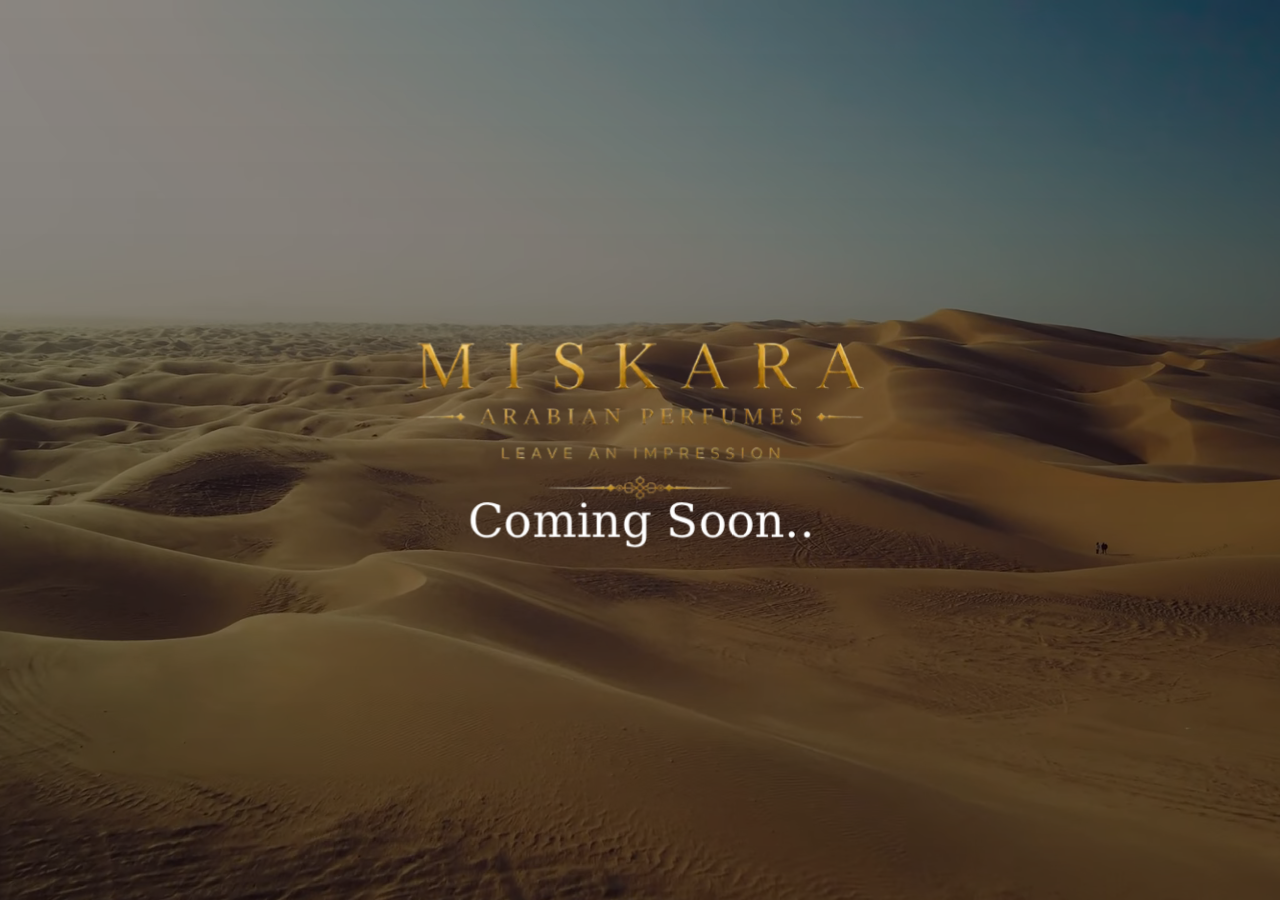
<file: index.html>
<!DOCTYPE html>
<html lang="en">
<head>
    <meta charset="UTF-8">
    <meta name="viewport" content="width=device-width, initial-scale=1.0">
    <title>Miskara Coming Soon</title>

    <style>
        * {
            margin: 0;
            padding: 0;
            box-sizing: border-box;
        }

        body {
            overflow: hidden;
            width: 100vw;
            height: 100vh;
            background: #000;
        }

	.video-overlay {
	    position: fixed;
	    inset: 0;
	    background:
	        linear-gradient(
        	    rgba(0,0,0,0.45),
        	    rgba(0,0,0,0.55)
       	 );
    	z-index: 0;
	}

        /* Background Video */
        .video-bg {
            position: fixed;
            top: 0;
            left: 0;
            width: 100%;
            height: 100%;
            object-fit: cover;
            pointer-events: none; /* Prevent interaction */
            z-index: -1;
        }

	.overlay {
    	position: absolute;
   	 inset: 0;
    	display: flex;
   	 justify-content: center;
    	align-items: center;
    	z-index: 1;
	}

        /* Logo */
	.logo {
 	   width: clamp(180px, 35vw, 530px);
	    opacity: 0;
   	 animation: fadeIn 2s ease forwards;
	}

        @keyframes fadeIn {
            from {
                opacity: 0;
                transform: scale(0.95);
            }
            to {
                opacity: 1;
                transform: scale(1);
            }
        }
    </style>
</head>
<body>

    <!-- Background Video -->
    <video class="video-bg" autoplay muted loop playsinline>
        <source src="miskara-bg-video.webm" type="video/webm">
    </video>
	<div class="video-overlay"></div>

    <!-- Logo -->
    <div class="overlay">
        <img src="comingsoon.png" alt="Logo" class="logo">
        
    </div>

    <script>
        // Redirect after 3 seconds
        //setTimeout(() => {
          //  window.location.href = "miskara_final.html";
       // }, 3000);
    </script>

</body>
</html>
</file>
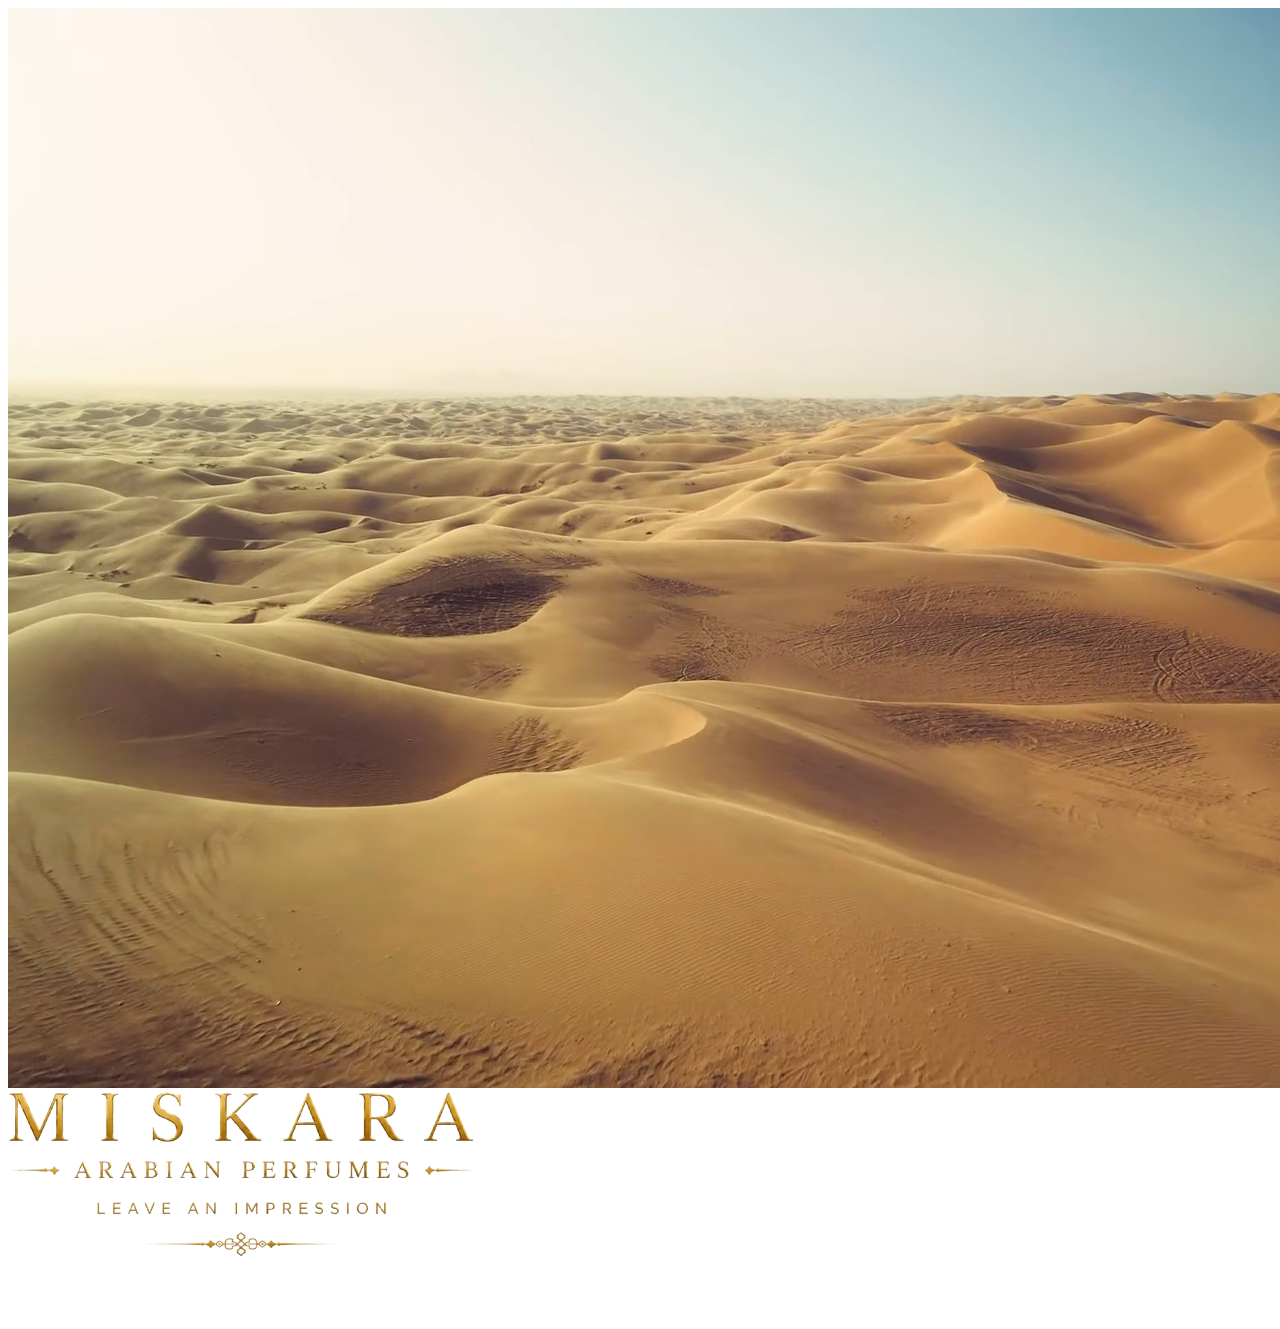
<file: Dennysmiskara (1).html>
<!DOCTYPE html>
<html lang="en">
<head>
    <meta charset="UTF-8">
    <meta name="viewport" content="width=device-width, initial-scale=1.0">
    <link rel=\"stylesheet\" href=\"styles.css\">
    <title>Miskara Intro</title>

    
</head>
<body>

    <!-- Background Video -->
    <video class="video-bg" autoplay muted loop playsinline>
        <source src="miskara-bg-video.webm" type="video/webm">
    </video>
	<div class="video-overlay"></div>

    <!-- Logo -->
    <div class="overlay">
        <img src="comingsoon.png" alt="Logo" class="logo">
        
    </div>

    


  <script src="landing.js"></script>
</body>
</html>
</file>
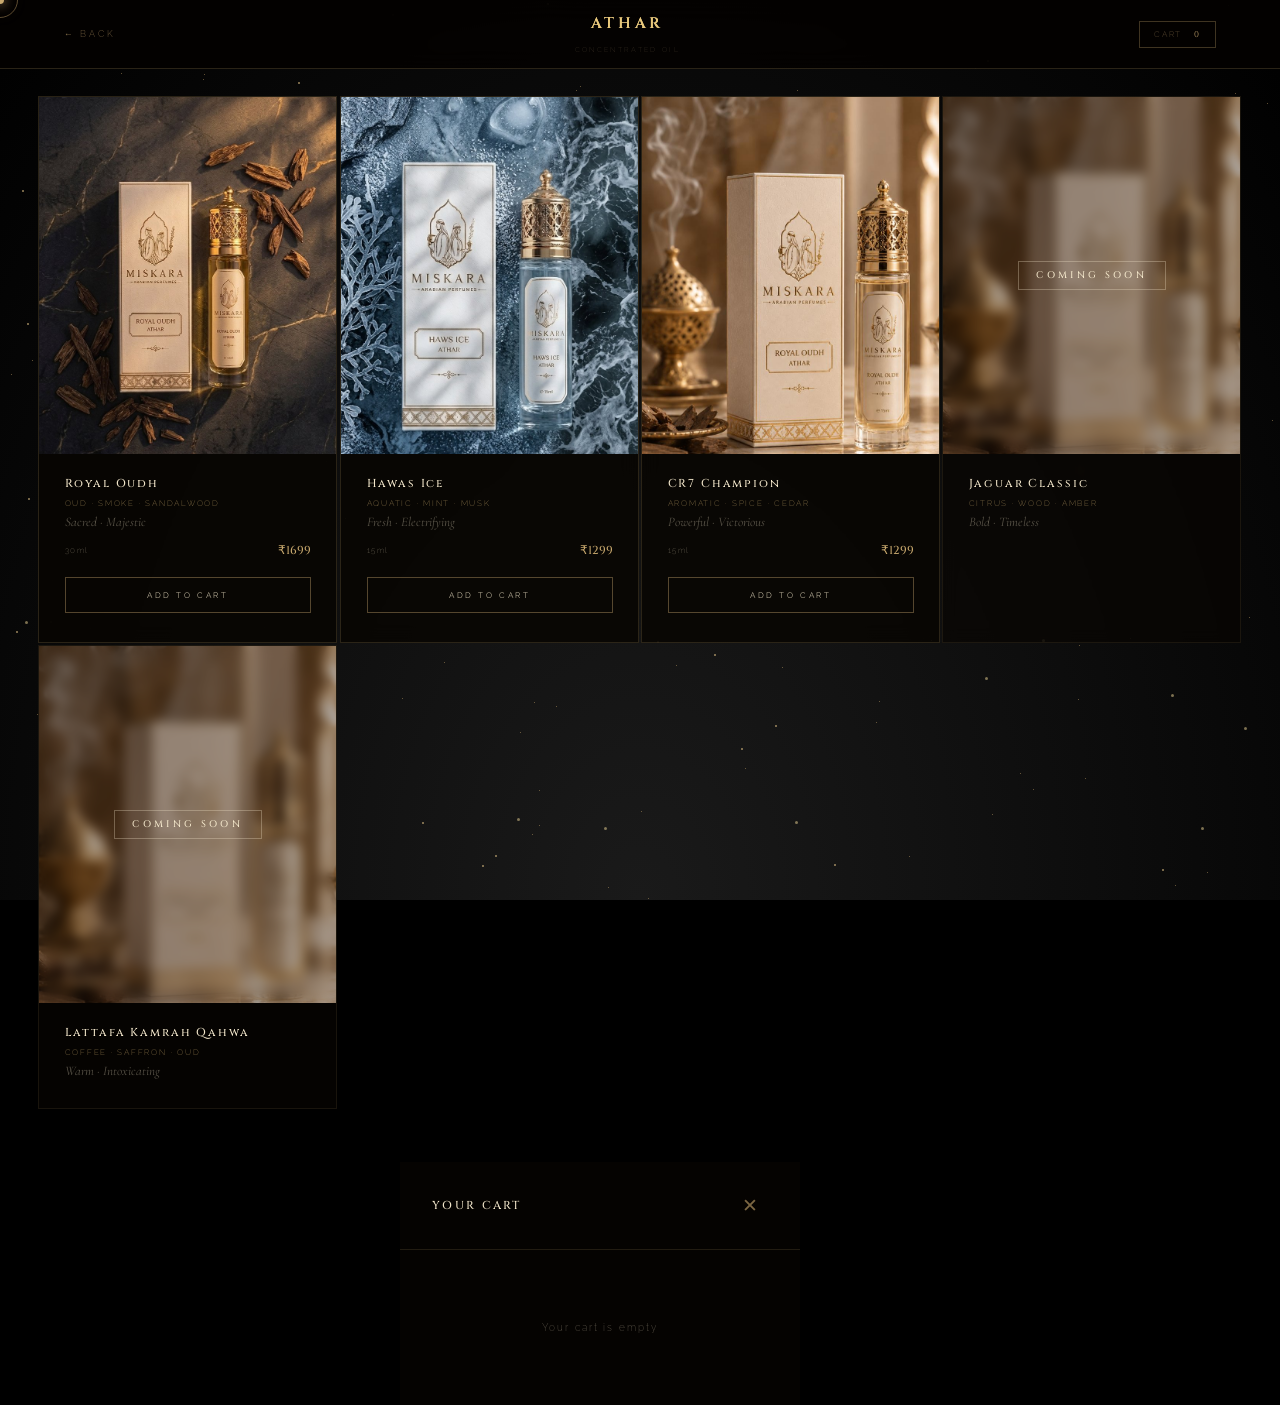
<file: miskara_athar.html>
<!DOCTYPE html>
<html lang="en">
<head>
<meta charset="UTF-8">
<meta name="viewport" content="width=device-width,initial-scale=1.0">
<link rel="stylesheet" href="styles.css">
<title>MISKARA — Athar · Concentrated Oil</title>
<link rel="preconnect" href="https://fonts.googleapis.com">
<link rel="preconnect" href="https://fonts.gstatic.com" crossorigin>
<link href="https://fonts.googleapis.com/css2?family=Cormorant+Garamond:ital,wght@0,300;0,400;0,500;1,400&family=Cinzel:wght@400;500;600&family=Raleway:wght@100;200;300;400;500&display=swap" rel="stylesheet">

</head>
<body>
<div id="cd"></div>
<div id="cr"></div>




<div id="stars-bg"></div>

<div class="ph">
  <button class="back-btn" onclick="window.location.href='miskara_final.html#msk-collection'">&#8592; Back</button>
  <div class="ph-center">
    <span class="ph-title">Athar</span>
    <span class="ph-sub">Concentrated Oil</span>
  </div>
  <button class="cart-btn" onclick="openCart()">Cart&nbsp;<span id="cart-count">0</span></button>
</div>

<div id="pg-grid">

  <div class="pc-card active" onclick="doAdd('Royal Oudh','Athar',1699,'oud_athar')">
    <div class="pc-img"><img id="pi-oud" src="" alt="Royal Oudh" loading="lazy"></div>
    <div class="pc-info">
      <div class="pc-name">Royal Oudh</div>
      <div class="pc-notes">Oud · Smoke · Sandalwood</div>
      <div class="pc-mood">Sacred · Majestic</div>
      <div class="pc-meta"><span class="pc-size">30ml</span><span class="pc-price">&#8377;1699</span></div>
      <button class="pc-btn" onclick="event.stopPropagation();doAdd('Royal Oudh','Athar',1699,'oud_athar')">Add to Cart</button>
    </div>
  </div>
  <div class="pc-card active" onclick="doAdd('Hawas Ice','Athar',1299,'haws_athar')">
    <div class="pc-img"><img id="pi-haw" src="" alt="Hawas Ice" loading="lazy"></div>
    <div class="pc-info">
      <div class="pc-name">Hawas Ice</div>
      <div class="pc-notes">Aquatic · Mint · Musk</div>
      <div class="pc-mood">Fresh · Electrifying</div>
      <div class="pc-meta"><span class="pc-size">15ml</span><span class="pc-price">&#8377;1299</span></div>
      <button class="pc-btn" onclick="event.stopPropagation();doAdd('Hawas Ice','Athar',1299,'haws_athar')">Add to Cart</button>
    </div>
  </div>
  <div class="pc-card active" onclick="doAdd('CR7 Champion','Athar',1299,'athar')">
    <div class="pc-img"><img id="pi-cr7" src="" alt="CR7 Champion" loading="lazy"></div>
    <div class="pc-info">
      <div class="pc-name">CR7 Champion</div>
      <div class="pc-notes">Aromatic · Spice · Cedar</div>
      <div class="pc-mood">Powerful · Victorious</div>
      <div class="pc-meta"><span class="pc-size">15ml</span><span class="pc-price">&#8377;1299</span></div>
      <button class="pc-btn" onclick="event.stopPropagation();doAdd('CR7 Champion','Athar',1299,'athar')">Add to Cart</button>
    </div>
  </div>
  <div class="pc-card cs">
    <div class="pc-img">
      <img id="pi-jag" src="" alt="Jaguar Classic" loading="lazy">
      <div class="pc-cs-ov"><span class="pc-cs-badge">Coming Soon</span></div>
    </div>
    <div class="pc-info">
      <div class="pc-name">Jaguar Classic</div>
      <div class="pc-notes">Citrus · Wood · Amber</div>
      <div class="pc-mood">Bold · Timeless</div>
    </div>
  </div>
  <div class="pc-card cs">
    <div class="pc-img">
      <img id="pi-lat" src="" alt="Lattafa Kamrah Qahwa" loading="lazy">
      <div class="pc-cs-ov"><span class="pc-cs-badge">Coming Soon</span></div>
    </div>
    <div class="pc-info">
      <div class="pc-name">Lattafa Kamrah Qahwa</div>
      <div class="pc-notes">Coffee · Saffron · Oud</div>
      <div class="pc-mood">Warm · Intoxicating</div>
    </div>
  </div>
</div>

<div id="toast"></div>
<div id="cart-ov" onclick="closeCart()"></div>
<div id="cart-side">
  <div class="cart-hd"><span class="cart-hd-title">YOUR CART</span><button class="cart-close" onclick="closeCart()">&#x2715;</button></div>
  <div id="cart-body"><p class="cart-empty-msg">Your cart is empty</p></div>
  <div class="cart-ft" id="cart-foot">
    <div class="cart-total-row"><span>TOTAL</span><span id="cart-total">&#8377;0</span></div>
    <button class="checkout-btn" onclick="alert('Checkout coming soon!')">CHECKOUT</button>
  </div>
</div>



  <script src="miskara_athar.js"></script>
</body>
</html>
</file>
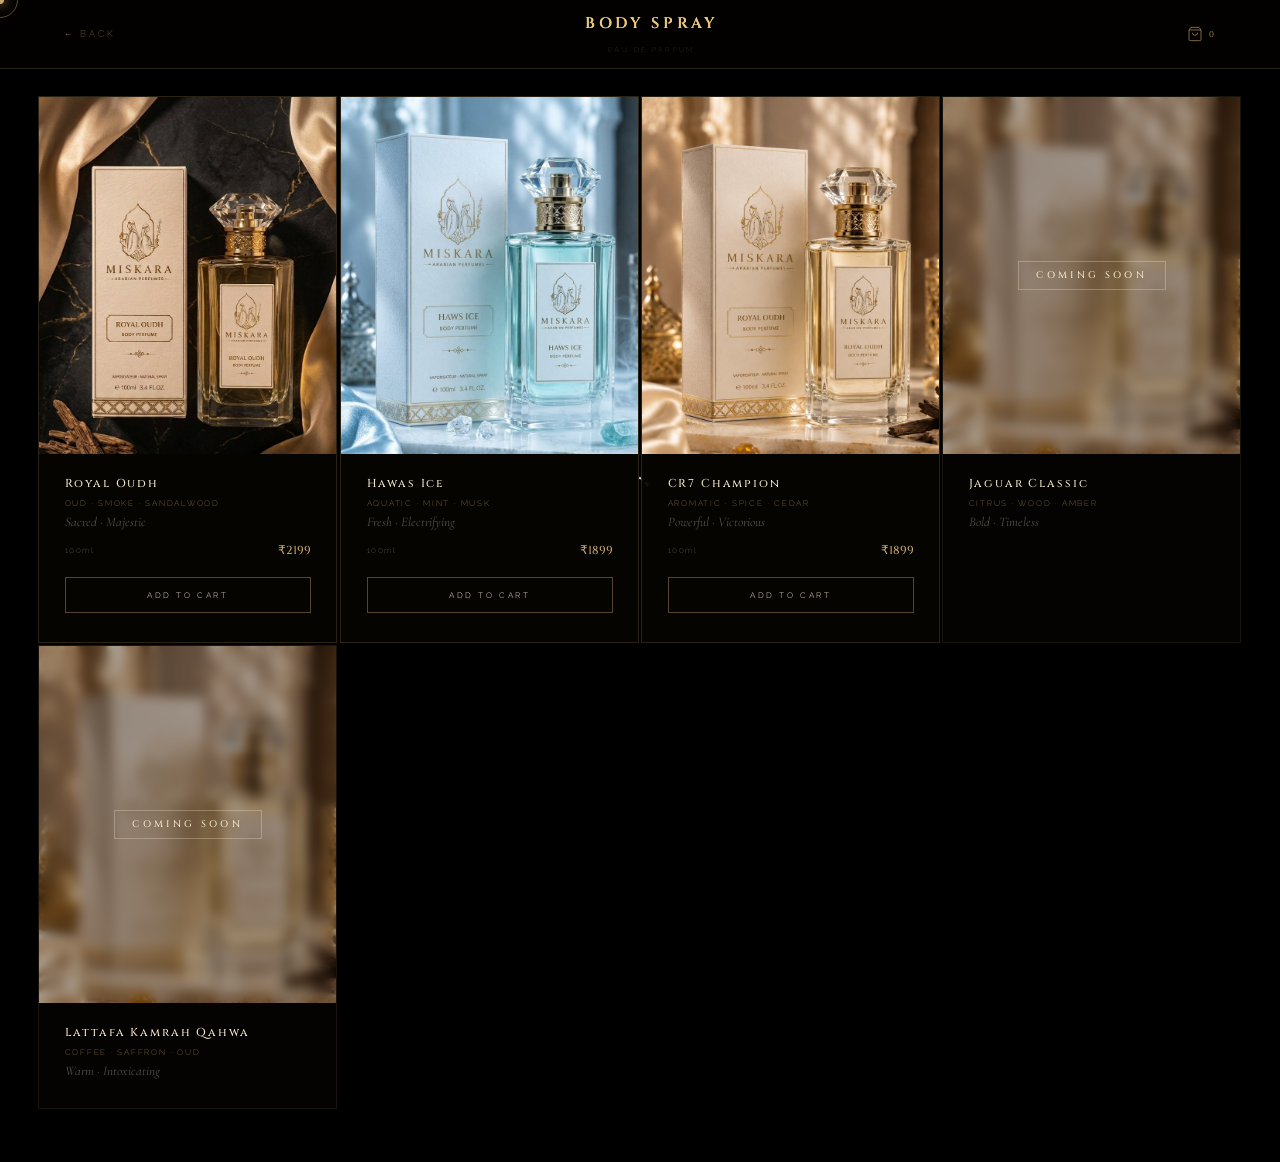
<file: miskara_body.html>
<!DOCTYPE html>
<html lang="en">
<head>
<meta charset="UTF-8">
<meta name="viewport" content="width=device-width,initial-scale=1.0">
<link rel="stylesheet" href="styles.css">
<title>MISKARA — Body Spray · Eau de Parfum</title>
<link rel="preconnect" href="https://fonts.googleapis.com">
<link rel="preconnect" href="https://fonts.gstatic.com" crossorigin>
<link href="https://fonts.googleapis.com/css2?family=Cormorant+Garamond:ital,wght@0,300;0,400;0,500;1,400&family=Cinzel:wght@400;500;600&family=Raleway:wght@100;200;300;400;500&display=swap" rel="stylesheet">

</head>
<body>
<div id="cd"></div>
<div id="cr"></div>




<canvas id="spiral-canvas"></canvas>

<div class="ph">
  <button class="back-btn" onclick="window.location.href='miskara_final.html#msk-collection'">&#8592; Back</button>
  <div class="ph-center">
    <span class="ph-title">Body Spray</span>
    <span class="ph-sub">Eau de Parfum</span>
  </div>
  <div style="font-family:Raleway,sans-serif;font-weight:200;font-size:.52rem;letter-spacing:.22em;color:rgba(201,169,110,.6);display:flex;align-items:center;gap:6px;cursor:default"><svg width="16" height="16" viewBox="0 0 24 24" fill="none" stroke="currentColor" stroke-width="1.5"><path d="M6 2L3 6v14a2 2 0 002 2h14a2 2 0 002-2V6l-3-4z"/><line x1="3" y1="6" x2="21" y2="6"/><path d="M16 10a4 4 0 01-8 0"/></svg><span id="cart-count">0</span></div>
</div>

<div id="pg-grid">

  <div class="pc-card active" onclick="doAdd('Royal Oudh','Body Spray',2199,'oud_body')">
    <div class="pc-img"><img id="pi-oud" src="" alt="Royal Oudh" loading="lazy"></div>
    <div class="pc-info">
      <div class="pc-name">Royal Oudh</div>
      <div class="pc-notes">Oud · Smoke · Sandalwood</div>
      <div class="pc-mood">Sacred · Majestic</div>
      <div class="pc-meta"><span class="pc-size">100ml</span><span class="pc-price">&#8377;2199</span></div>
      <button class="pc-btn" onclick="event.stopPropagation();doAdd('Royal Oudh','Body Spray',2199,'oud_body')">Add to Cart</button>
    </div>
  </div>
  <div class="pc-card active" onclick="doAdd('Hawas Ice','Body Spray',1899,'haws_body')">
    <div class="pc-img"><img id="pi-haw" src="" alt="Hawas Ice" loading="lazy"></div>
    <div class="pc-info">
      <div class="pc-name">Hawas Ice</div>
      <div class="pc-notes">Aquatic · Mint · Musk</div>
      <div class="pc-mood">Fresh · Electrifying</div>
      <div class="pc-meta"><span class="pc-size">100ml</span><span class="pc-price">&#8377;1899</span></div>
      <button class="pc-btn" onclick="event.stopPropagation();doAdd('Hawas Ice','Body Spray',1899,'haws_body')">Add to Cart</button>
    </div>
  </div>
  <div class="pc-card active" onclick="doAdd('CR7 Champion','Body Spray',1899,'body')">
    <div class="pc-img"><img id="pi-cr7" src="" alt="CR7 Champion" loading="lazy"></div>
    <div class="pc-info">
      <div class="pc-name">CR7 Champion</div>
      <div class="pc-notes">Aromatic · Spice · Cedar</div>
      <div class="pc-mood">Powerful · Victorious</div>
      <div class="pc-meta"><span class="pc-size">100ml</span><span class="pc-price">&#8377;1899</span></div>
      <button class="pc-btn" onclick="event.stopPropagation();doAdd('CR7 Champion','Body Spray',1899,'body')">Add to Cart</button>
    </div>
  </div>
  <div class="pc-card cs">
    <div class="pc-img">
      <img id="pi-jag" src="" alt="Jaguar Classic" loading="lazy">
      <div class="pc-cs-ov"><span class="pc-cs-badge">Coming Soon</span></div>
    </div>
    <div class="pc-info">
      <div class="pc-name">Jaguar Classic</div>
      <div class="pc-notes">Citrus · Wood · Amber</div>
      <div class="pc-mood">Bold · Timeless</div>
    </div>
  </div>
  <div class="pc-card cs">
    <div class="pc-img">
      <img id="pi-lat" src="" alt="Lattafa Kamrah Qahwa" loading="lazy">
      <div class="pc-cs-ov"><span class="pc-cs-badge">Coming Soon</span></div>
    </div>
    <div class="pc-info">
      <div class="pc-name">Lattafa Kamrah Qahwa</div>
      <div class="pc-notes">Coffee · Saffron · Oud</div>
      <div class="pc-mood">Warm · Intoxicating</div>
    </div>
  </div>
</div>

<div id="toast"></div>




  <script src="miskara_body.js"></script>
</body>
</html>
</file>
